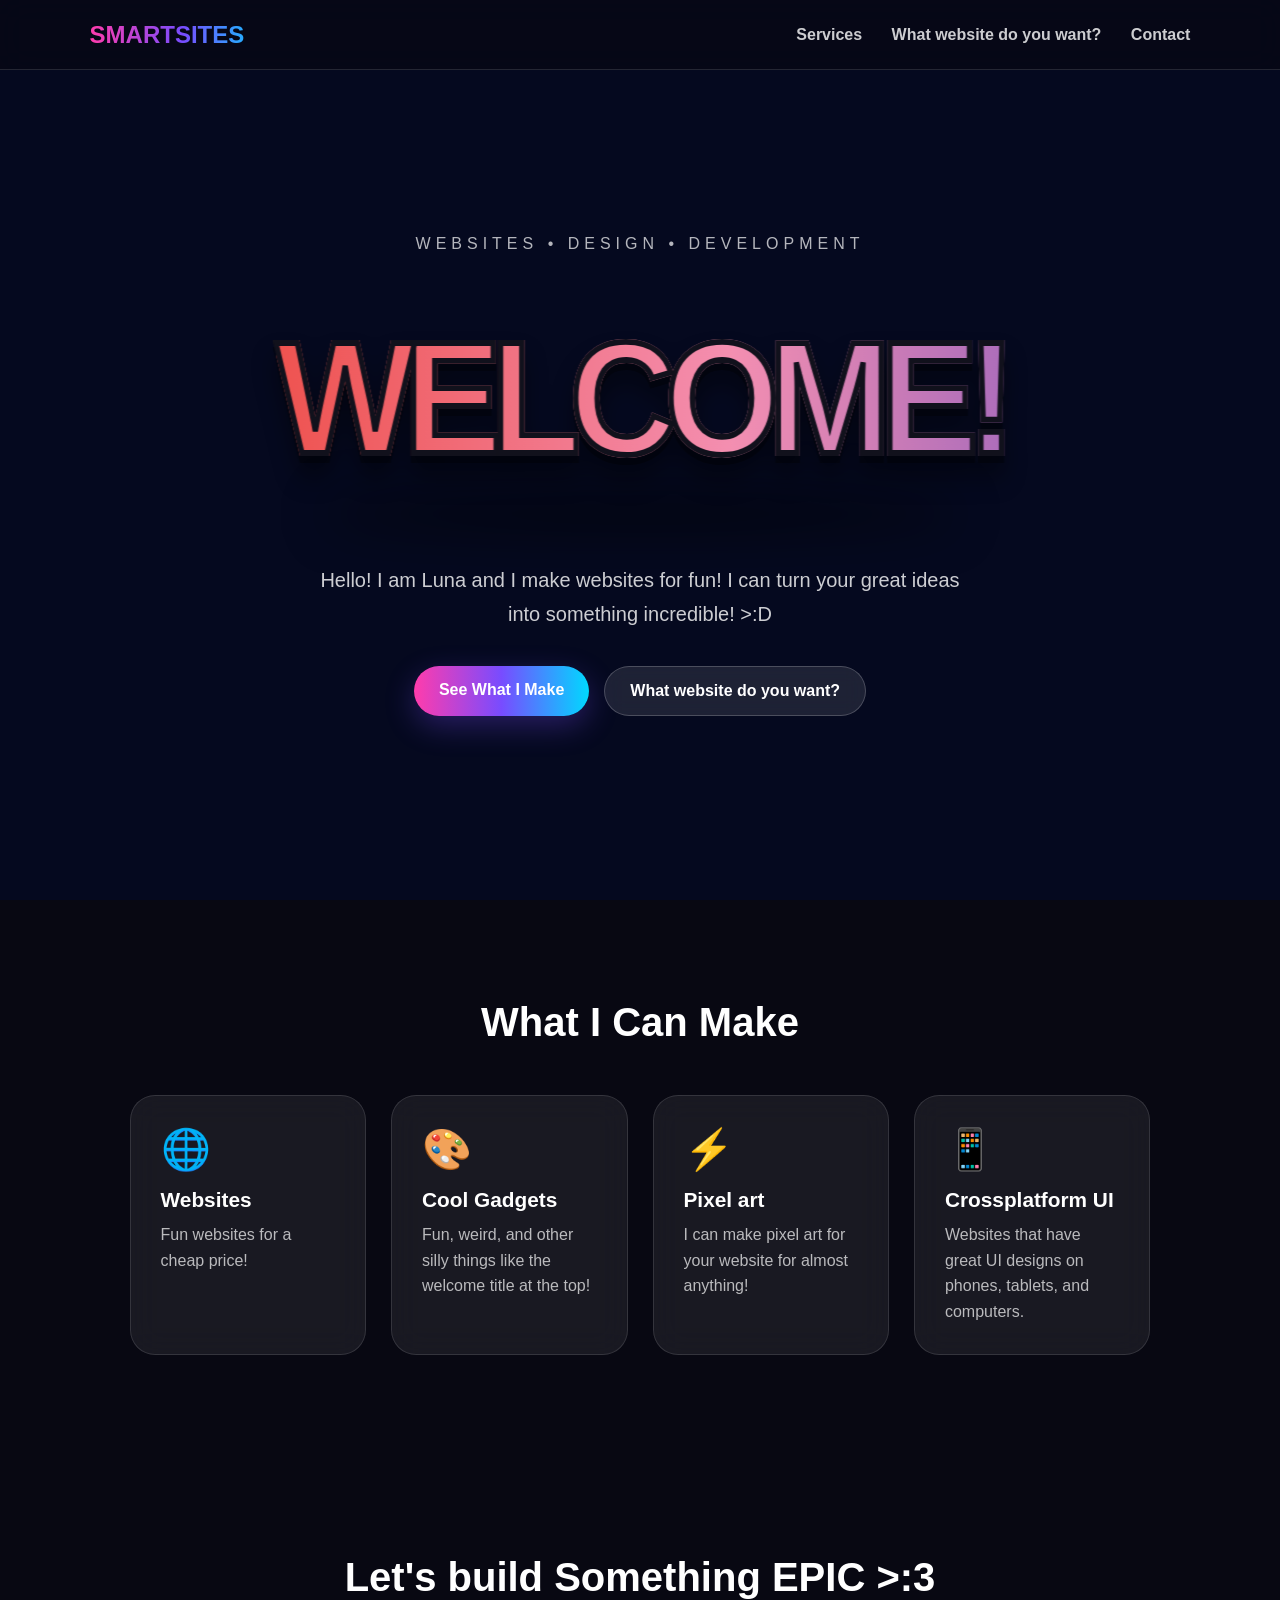
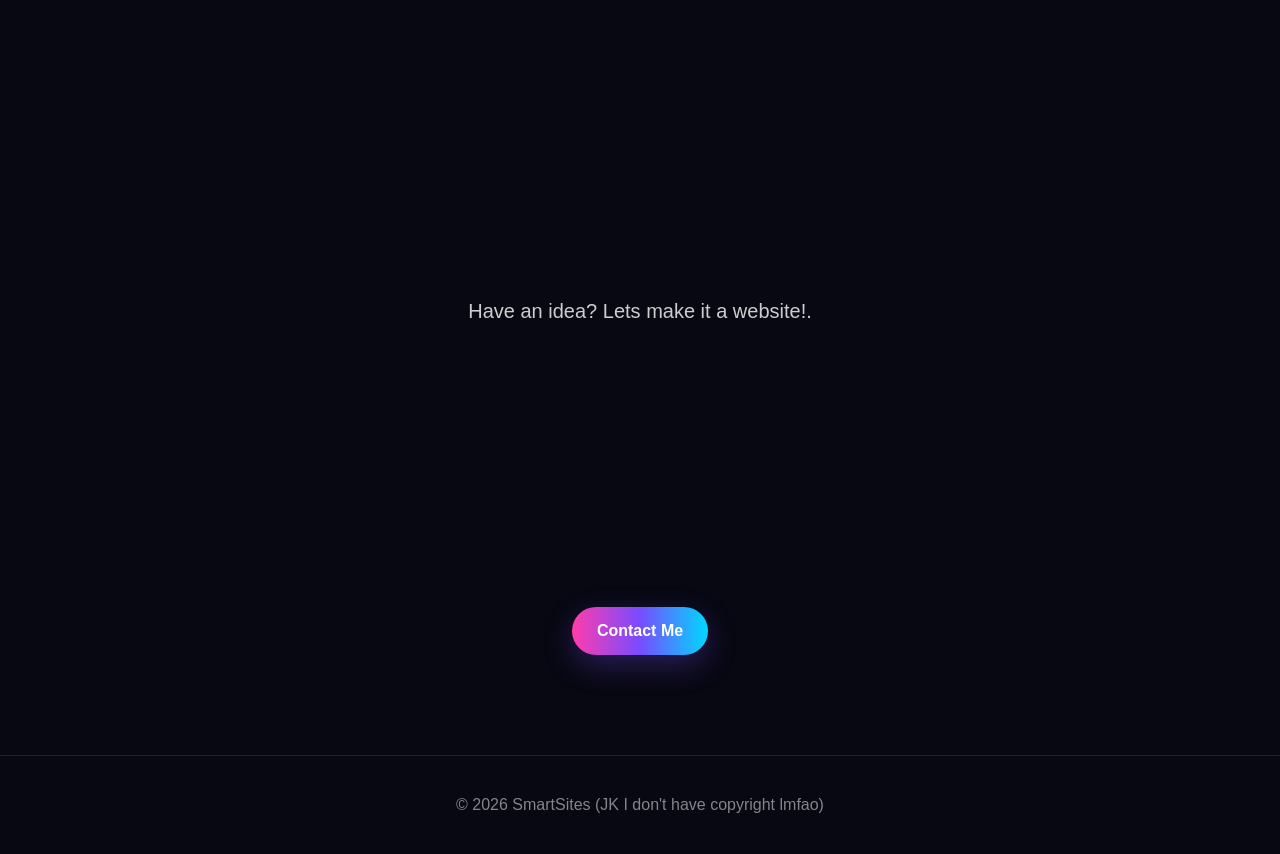
<file: index.html>
<!DOCTYPE html>
<html lang="en">
<head>
<meta charset="UTF-8">
<meta name="viewport" content="width=device-width, initial-scale=1.0">
<title>SmartSites | Website Design</title>
<link rel="stylesheet" href="style.css">
</head>
<body>
<nav>
  <div class="logo">SMARTSITES</div>
  <div>
    <a href="#services">Services</a>
    <a href="quote.html">What website do you want?</a>
    <a href="#contact">Contact</a>
  </div>
</nav>

<main>
<section class="hero" id="home">
  <div class="small-text">Websites • Design • Development</div>

  <div class="welcome-container">
    <div class="welcome-shadow"></div>
    <h1 id="welcome"><span id="welcomeText">WELCOME!</span></h1>
  </div>

  <p class="hero-description">Hello! I am Luna and I make websites for fun! I can turn your great ideas into something incredible! &gt;:D</p>

  <div class="hero-buttons">
    <a class="button primary" href="#services">See What I Make</a>
    <a class="button" href="quote.html">What website do you want?</a>
  </div>
</section>

<section class="services" id="services">
  <h2 class="section-title">What I Can Make</h2>
  <div class="cards">
    <div class="card"><div class="card-icon">🌐</div><h3>Websites</h3><p>Fun websites for a cheap price!</p></div>
    <div class="card"><div class="card-icon">🎨</div><h3>Cool Gadgets</h3><p>Fun, weird, and other silly things like the welcome title at the top!</p></div>
    <div class="card"><div class="card-icon">⚡</div><h3>Pixel art</h3><p>I can make pixel art for your website for almost anything!</p></div>
    <div class="card"><div class="card-icon">📱</div><h3>Crossplatform UI</h3><p>Websites that have great UI designs on phones, tablets, and computers.</p></div>
  </div>
</section>

<section class="services" id="contact">
  <h2 class="section-title">Let's build Something EPIC &gt;:3</h2>
  <p class="hero-description" style="margin:auto;text-align:center">Have an idea? Lets make it a website!.</p>
  <div class="hero-buttons">
    <a class="button primary" href="mailto:you@example.com">Contact Me</a>
  </div>
</section>
</main>

<footer>© 2026 SmartSites (JK I don't have copyright lmfao)</footer>

<script>
const welcome = document.getElementById("welcome");
const welcomeText = document.getElementById("welcomeText");

welcomeText.dataset.text = welcomeText.textContent;

let targetX = 0;
let targetY = 0;
let currentX = 0;
let currentY = 0;

function updateWelcomeInteraction(event) {
  const rect = welcome.getBoundingClientRect();

  const x = Math.max(0, Math.min(100, ((event.clientX - rect.left) / rect.width) * 100));
  const y = Math.max(0, Math.min(100, ((event.clientY - rect.top) / rect.height) * 100));

  welcome.style.setProperty("--shine-x", x + "%");
  welcome.style.setProperty("--shine-y", y + "%");

  // Tilt toward the mouse.
  targetY = ((x - 50) / 50) * 12;
  targetX = ((50 - y) / 50) * 12;
}

welcome.addEventListener("mouseenter", (event) => {
  welcome.classList.add("shining");
  updateWelcomeInteraction(event);
});

welcome.addEventListener("mousemove", updateWelcomeInteraction);

welcome.addEventListener("mouseleave", () => {
  welcome.classList.remove("shining");
  targetX = 0;
  targetY = 0;
  welcome.style.setProperty("--shine-x", "50%");
  welcome.style.setProperty("--shine-y", "50%");
});

function animateWelcome() {
  currentX += (targetX - currentX) * 0.14;
  currentY += (targetY - currentY) * 0.14;

  welcome.style.transform =
    "scaleX(.92) rotateX(" + currentX + "deg) rotateY(" + currentY + "deg)";

  requestAnimationFrame(animateWelcome);
}

animateWelcome();

const contactSection = document.getElementById("contact");

function updateContactCircle() {
  if (!contactSection) return;

  const rect = contactSection.getBoundingClientRect();
  const viewportHeight = window.innerHeight;
  const progress = Math.max(0, Math.min(1,
    (viewportHeight - rect.top) / (viewportHeight + rect.height)
  ));

  const scale = 0.18 + progress * 4.62;
  contactSection.style.setProperty("--contact-circle-scale", scale.toFixed(3));
}

window.addEventListener("scroll", updateContactCircle, { passive: true });
window.addEventListener("resize", updateContactCircle);
updateContactCircle();


// Short, continuously updating cursor trail. Older parts are trimmed
// on every movement, so the trail never waits for the cursor to stop.
(function installInvertingTrail() {
  if (!window.matchMedia("(hover: hover) and (pointer: fine)").matches) return;

  const svg = document.createElementNS("http://www.w3.org/2000/svg", "svg");
  svg.classList.add("cursor-trail-overlay");
  svg.setAttribute("aria-hidden", "true");

  const defs = document.createElementNS("http://www.w3.org/2000/svg", "defs");
  const gradient = document.createElementNS("http://www.w3.org/2000/svg", "linearGradient");
  gradient.id = "cursorTrailFade";
  gradient.setAttribute("gradientUnits", "userSpaceOnUse");
  const startStop = document.createElementNS("http://www.w3.org/2000/svg", "stop");
  startStop.setAttribute("offset", "0%");
  startStop.setAttribute("stop-color", "white");
  startStop.setAttribute("stop-opacity", "1");
  const endStop = document.createElementNS("http://www.w3.org/2000/svg", "stop");
  endStop.setAttribute("offset", "100%");
  endStop.setAttribute("stop-color", "white");
  endStop.setAttribute("stop-opacity", "1");
  gradient.append(startStop, endStop);
  defs.appendChild(gradient);
  svg.appendChild(defs);

  const path = document.createElementNS("http://www.w3.org/2000/svg", "path");
  path.setAttribute("fill", "none");
  path.setAttribute("stroke", "url(#cursorTrailFade)");
  path.setAttribute("stroke-width", "18");
  path.setAttribute("stroke-linecap", "round");
  path.setAttribute("stroke-linejoin", "round");
  svg.appendChild(path);
  document.body.appendChild(svg);

  const points = [];
  const maxLength = 105;

  function updateTrail() {
    if (points.length < 2) {
      path.setAttribute("d", "");
      return;
    }

    // Keep only the newest 105 pixels of the stroke.
    let remaining = maxLength;
    const trimmed = [points[points.length - 1]];

    for (let i = points.length - 2; i >= 0 && remaining > 0; i--) {
      const newer = trimmed[trimmed.length - 1];
      const older = points[i];
      const distance = Math.hypot(newer.x - older.x, newer.y - older.y);

      if (distance <= remaining) {
        trimmed.push(older);
        remaining -= distance;
      } else {
        const ratio = remaining / distance;
        trimmed.push({
          x: newer.x + (older.x - newer.x) * ratio,
          y: newer.y + (older.y - newer.y) * ratio
        });
        remaining = 0;
      }
    }

    trimmed.reverse();
    const first = trimmed[0];
    const last = trimmed[trimmed.length - 1];

    gradient.setAttribute("x1", first.x);
    gradient.setAttribute("y1", first.y);
    gradient.setAttribute("x2", last.x);
    gradient.setAttribute("y2", last.y);

    path.setAttribute("d", trimmed.map((point, index) =>
      (index === 0 ? "M " : "L ") + point.x.toFixed(1) + " " + point.y.toFixed(1)
    ).join(" "));
  }

  let idleTimer;

  function move(event) {
    const samples = typeof event.getCoalescedEvents === "function"
      ? event.getCoalescedEvents()
      : [event];

    for (const sample of (samples.length ? samples : [event])) {
      const point = { x: sample.clientX, y: sample.clientY };
      const last = points[points.length - 1];
      if (!last || Math.hypot(point.x - last.x, point.y - last.y) > 0.5) {
        points.push(point);
      }
    }

    updateTrail();
    clearTimeout(idleTimer);
    idleTimer = setTimeout(clearTrail, 140);
  }

  function clearTrail() {
    clearTimeout(idleTimer);
    points.length = 0;
    path.setAttribute("d", "");
  }

  window.addEventListener("pointermove", move, { passive: true });
  window.addEventListener("pointerleave", clearTrail);
  window.addEventListener("blur", clearTrail);
  document.addEventListener("visibilitychange", () => {
    if (document.hidden) clearTrail();
  });
})();

</script>
</body>
</html>
</file>
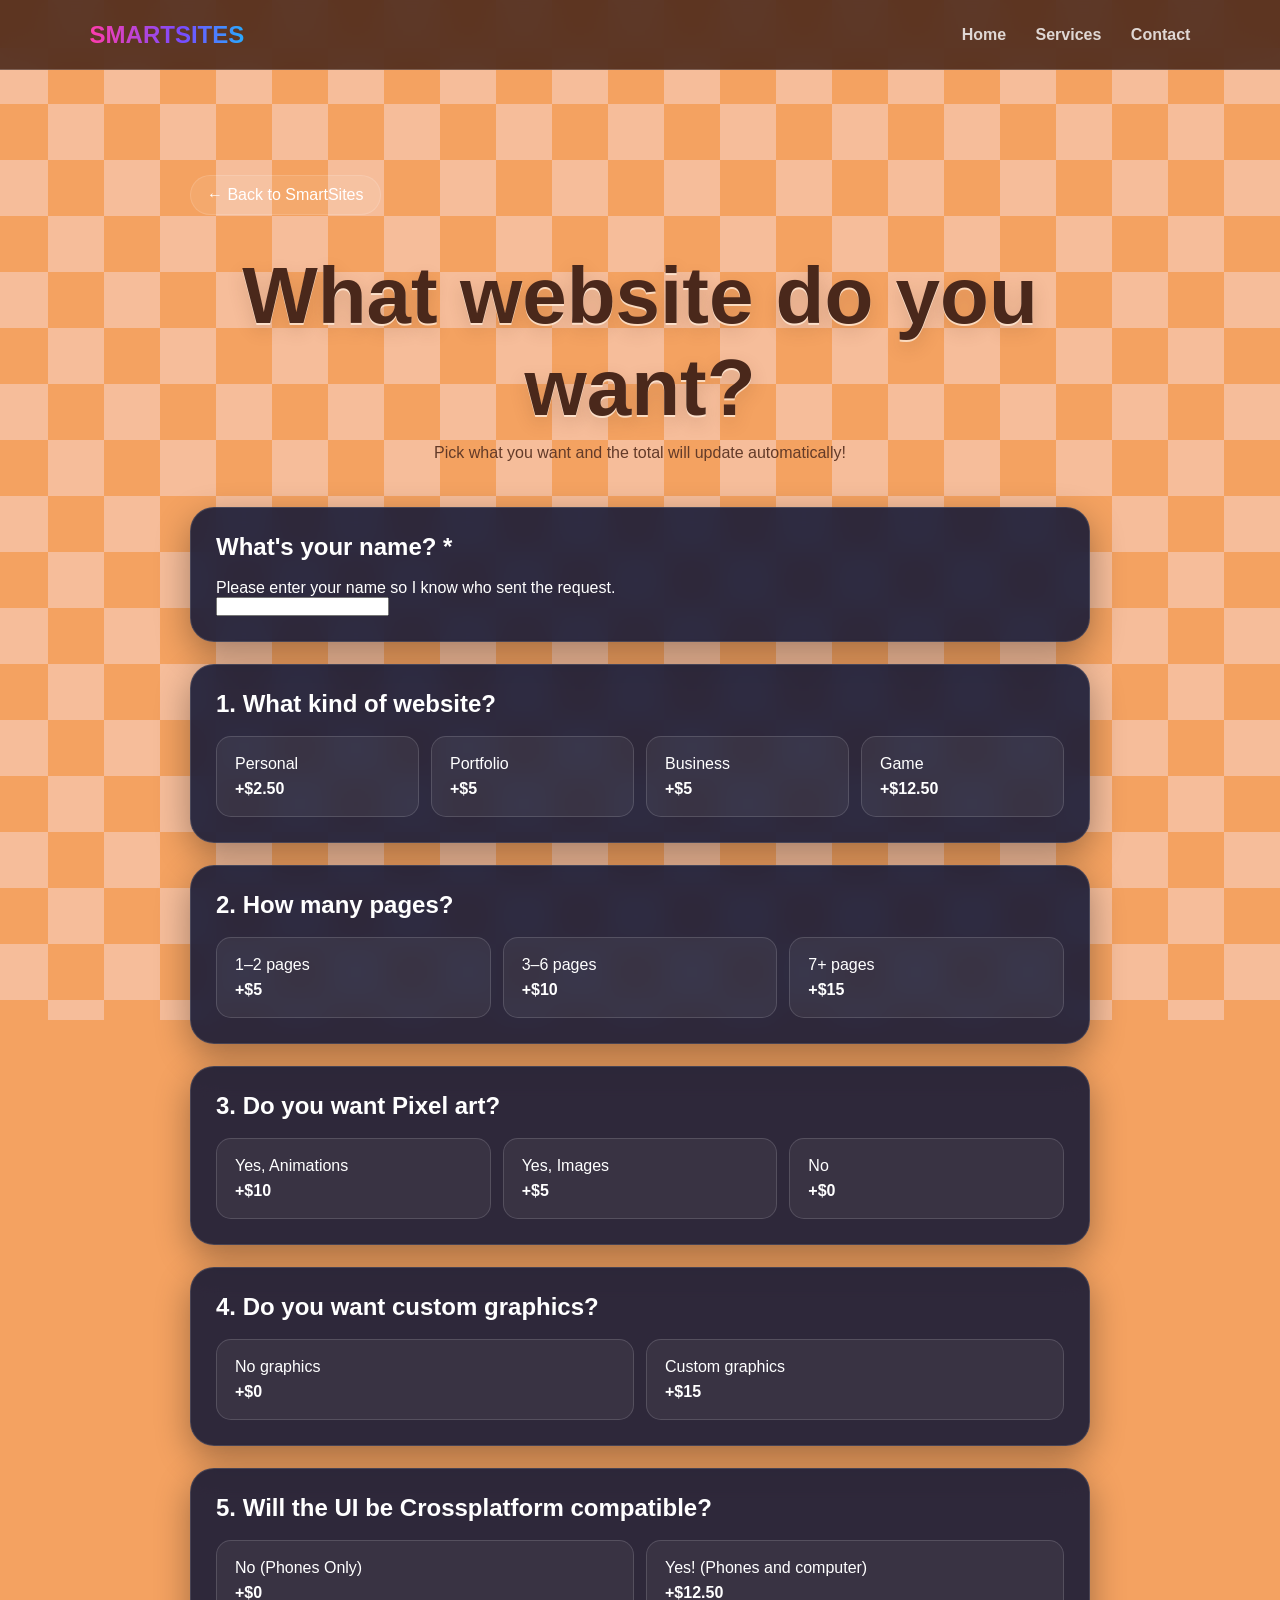
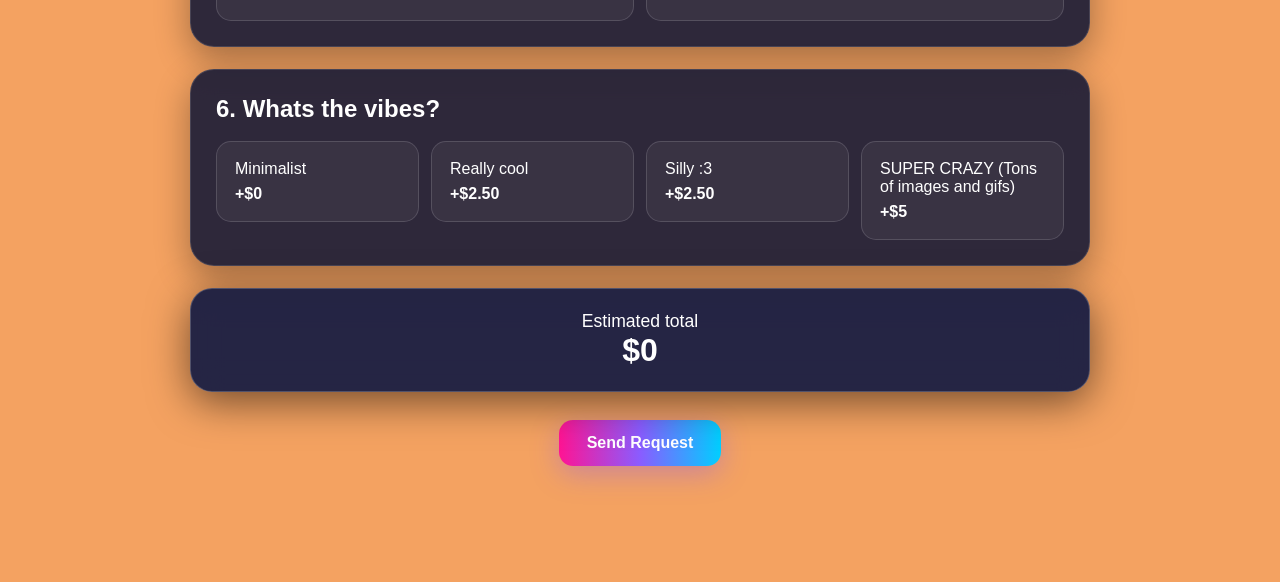
<file: quote.html>
<!DOCTYPE html>
<html lang="en">
<head>
<meta charset="UTF-8">
<meta name="viewport" content="width=device-width, initial-scale=1.0">
<title>SmartSites | What Website Do You Want?</title>
<link rel="stylesheet" href="style.css">
</head>
<body class="quote-standalone">

<nav>
  <div class="logo">SMARTSITES</div>
  <div>
    <a href="index.html">Home</a>
    <a href="index.html#services">Services</a>
    <a href="index.html#contact">Contact</a>
  </div>
</nav>

<main>
<section class="quote-page" id="quote">
<div class="quote-form">

<a class="quote-back" href="index.html">← Back to SmartSites</a>
<h2 class="quote-title">What website do you want?</h2>
<p class="quote-subtitle">Pick what you want and the total will update automatically!</p>

<div class="quote-question quote-name-question">
  <h2><label for="customerName">What's your name? <span aria-hidden="true">*</span></label></h2>
  <p class="quote-name-help">Please enter your name so I know who sent the request.</p>
  <input
    type="text"
    id="customerName"
    name="customerName"
    autocomplete="name"
    maxlength="100"
    placeholder="Enter your name"
    required
    aria-required="true"
  >
</div>

<!-- =========================================================
     EASY QUESTION EDITOR
     
     To ADD a question:
     Copy a whole quote-question block.
     
     To REMOVE a question:
     Delete its whole quote-question block.
     
     PRICE:
     data-price="5" = adds $5
     data-price="0"  = adds $0
     data-price=""   = no price / information only
     ========================================================= -->

<!-- QUESTION 1 -->
<section class="quote-question">
  <h2>1. What kind of website?</h2>
  <div class="quote-choices">

    <div class="quote-choice">
      <input type="radio" name="websiteType" id="personal" data-price="2.50">
      <label for="personal">Personal<span class="quote-price">+$2.50</span></label>
    </div>

    <div class="quote-choice">
      <input type="radio" name="websiteType" id="portfolio" data-price="5">
      <label for="portfolio">Portfolio<span class="quote-price">+$5</span></label>
    </div>

    <div class="quote-choice">
      <input type="radio" name="websiteType" id="business" data-price="5">
      <label for="business">Business<span class="quote-price">+$5</span></label>
    </div>

    <div class="quote-choice">
      <input type="radio" name="websiteType" id="game" data-price="12.50">
      <label for="game">Game<span class="quote-price">+$12.50</span></label>
    </div>

  </div>
</section>

<!-- QUESTION 2 -->
<section class="quote-question">
  <h2>2. How many pages?</h2>
  <div class="quote-choices">

    <div class="quote-choice">
      <input type="radio" name="pages" id="pages1" data-price="5">
      <label for="pages1">1–2 pages<span class="quote-price">+$5</span></label>
    </div>

    <div class="quote-choice">
      <input type="radio" name="pages" id="pages2" data-price="10">
      <label for="pages2">3–6 pages<span class="quote-price">+$10</span></label>
    </div>

    <div class="quote-choice">
      <input type="radio" name="pages" id="pages3" data-price="15">
      <label for="pages3">7+ pages<span class="quote-price">+$15</span></label>
    </div>

  </div>
</section>

<!-- QUESTION 3 -->
<section class="quote-question">
  <h2>3. Do you want Pixel art?</h2>
  <div class="quote-choices">

    <div class="quote-choice">
      <input type="radio" name="pixelArt" id="pixelArtAnimations" data-price="10">
      <label for="pixelArtAnimations">Yes, Animations<span class="quote-price">+$10</span></label>
    </div>

    <div class="quote-choice">
      <input type="radio" name="pixelArt" id="pixelArtImages" data-price="5">
      <label for="pixelArtImages">Yes, Images<span class="quote-price">+$5</span></label>
    </div>

    <div class="quote-choice">
      <input type="radio" name="pixelArt" id="pixelArtNo" data-price="0">
      <label for="pixelArtNo">No<span class="quote-price">+$0</span></label>
    </div>

  </div>
</section>

<!-- QUESTION 4 -->
<section class="quote-question">
  <h2>4. Do you want custom graphics?</h2>
  <div class="quote-choices">

    <div class="quote-choice">
      <input type="radio" name="graphics" id="graphicsNo" data-price="0">
      <label for="graphicsNo">No graphics<span class="quote-price">+$0</span></label>
    </div>

    <div class="quote-choice">
      <input type="radio" name="graphics" id="graphicsYes" data-price="15">
      <label for="graphicsYes">Custom graphics<span class="quote-price">+$15</span></label>
    </div>

  </div>
</section>

<!-- QUESTION 5 -->
<section class="quote-question">
  <h2>5. Will the UI be Crossplatform compatible?</h2>
  <div class="quote-choices">

    <div class="quote-choice">
      <input type="radio" name="mobile" id="mobileNo" data-price="0">
      <label for="mobileNo">No (Phones Only)<span class="quote-price">+$0</span></label>
    </div>

    <div class="quote-choice">
      <input type="radio" name="mobile" id="mobileYes" data-price="12.50">
      <label for="mobileYes">Yes! (Phones and computer)<span class="quote-price">+$12.50</span></label>
    </div>

  </div>
</section>

<!-- QUESTION 6 -->
<section class="quote-question">
  <h2>6. Whats the vibes?</h2>
  <div class="quote-choices">

    <div class="quote-choice">
      <input type="radio" name="fancy" id="fancySimple" data-price="0">
      <label for="fancySimple">Minimalist<span class="quote-price">+$0</span></label>
    </div>

    <div class="quote-choice">
      <input type="radio" name="fancy" id="fancyCool" data-price="2.50">
      <label for="fancyCool">Really cool<span class="quote-price">+$2.50</span></label>
    </div>

    <div class="quote-choice">
      <input type="radio" name="fancy" id="fancySilly" data-price="2.50">
      <label for="fancySilly">Silly :3<span class="quote-price">+$2.50</span></label>
    </div>

    <div class="quote-choice">
      <input type="radio" name="fancy" id="fancyCrazy" data-price="5">
      <label for="fancyCrazy">SUPER CRAZY (Tons of images and gifs)<span class="quote-price">+$5</span></label>
    </div>

  </div>
</section>

<div class="quote-total">
  Estimated total<br>
  <span id="total">$0</span>
</div>

<div class="quote-submit">
  <button type="button" id="sendRequest" class="quote-submit-button">Send Request</button>
  <p id="requestStatus" class="quote-submit-status"></p>
</div>

</div>
</section>
</main>

<script>
function getSelections(){
  const selections = {};

  document.querySelectorAll('#quote .quote-question').forEach(question => {
    const selected = question.querySelector('input:checked');
    if (!selected) return;

    const label = question.querySelector('label[for="' + selected.id + '"]');
    const questionText = question.querySelector('h2')?.textContent.trim() || "Question";
    const answerText = label ? label.textContent.replace(/\+\$[\d,]+$/, "").trim() : selected.id;

    selections[questionText] = answerText;
  });

  return selections;
}

function updateTotal(){
  let total = 0;

  document.querySelectorAll('#quote input:checked').forEach(input => {
    const price = Number(input.dataset.price);

    if (!Number.isNaN(price)) {
      total += price;
    }
  });

  document.getElementById('total').textContent =
    '$' + total.toLocaleString();
}

document.querySelectorAll('#quote input').forEach(input => {
  input.addEventListener('change', updateTotal);
});

function sendRequest(){
  const status = document.getElementById("requestStatus");
  const customerNameInput = document.getElementById("customerName");
  const customerName = customerNameInput.value.trim();

  if (!customerName) {
    status.textContent = "Please enter your name before sending your request.";
    status.className = "quote-submit-status error";
    customerNameInput.focus();
    return;
  }

  const selections = getSelections();

  if (Object.keys(selections).length === 0) {
    status.textContent = "Please choose at least one option first!";
    status.className = "quote-submit-status error";
    return;
  }

  status.textContent = "Request storage is being changed. Your request has not been sent yet.";
  status.className = "quote-submit-status error";
}

document.getElementById("sendRequest").addEventListener("click", sendRequest);

updateTotal();
</script>

<script>
// Short, continuously updating cursor trail. Older parts are trimmed
// on every movement, so the trail never waits for the cursor to stop.
(function installInvertingTrail() {
  if (!window.matchMedia("(hover: hover) and (pointer: fine)").matches) return;

  const svg = document.createElementNS("http://www.w3.org/2000/svg", "svg");
  svg.classList.add("cursor-trail-overlay");
  svg.setAttribute("aria-hidden", "true");

  const defs = document.createElementNS("http://www.w3.org/2000/svg", "defs");
  const gradient = document.createElementNS("http://www.w3.org/2000/svg", "linearGradient");
  gradient.id = "cursorTrailFade";
  gradient.setAttribute("gradientUnits", "userSpaceOnUse");
  const startStop = document.createElementNS("http://www.w3.org/2000/svg", "stop");
  startStop.setAttribute("offset", "0%");
  startStop.setAttribute("stop-color", "white");
  startStop.setAttribute("stop-opacity", "1");
  const endStop = document.createElementNS("http://www.w3.org/2000/svg", "stop");
  endStop.setAttribute("offset", "100%");
  endStop.setAttribute("stop-color", "white");
  endStop.setAttribute("stop-opacity", "1");
  gradient.append(startStop, endStop);
  defs.appendChild(gradient);
  svg.appendChild(defs);

  const path = document.createElementNS("http://www.w3.org/2000/svg", "path");
  path.setAttribute("fill", "none");
  path.setAttribute("stroke", "url(#cursorTrailFade)");
  path.setAttribute("stroke-width", "18");
  path.setAttribute("stroke-linecap", "round");
  path.setAttribute("stroke-linejoin", "round");
  svg.appendChild(path);
  document.body.appendChild(svg);

  const points = [];
  const maxLength = 105;

  function updateTrail() {
    if (points.length < 2) {
      path.setAttribute("d", "");
      return;
    }

    // Keep only the newest 105 pixels of the stroke.
    let remaining = maxLength;
    const trimmed = [points[points.length - 1]];

    for (let i = points.length - 2; i >= 0 && remaining > 0; i--) {
      const newer = trimmed[trimmed.length - 1];
      const older = points[i];
      const distance = Math.hypot(newer.x - older.x, newer.y - older.y);

      if (distance <= remaining) {
        trimmed.push(older);
        remaining -= distance;
      } else {
        const ratio = remaining / distance;
        trimmed.push({
          x: newer.x + (older.x - newer.x) * ratio,
          y: newer.y + (older.y - newer.y) * ratio
        });
        remaining = 0;
      }
    }

    trimmed.reverse();
    const first = trimmed[0];
    const last = trimmed[trimmed.length - 1];

    gradient.setAttribute("x1", first.x);
    gradient.setAttribute("y1", first.y);
    gradient.setAttribute("x2", last.x);
    gradient.setAttribute("y2", last.y);

    path.setAttribute("d", trimmed.map((point, index) =>
      (index === 0 ? "M " : "L ") + point.x.toFixed(1) + " " + point.y.toFixed(1)
    ).join(" "));
  }

  let idleTimer;

  function move(event) {
    const samples = typeof event.getCoalescedEvents === "function"
      ? event.getCoalescedEvents()
      : [event];

    for (const sample of (samples.length ? samples : [event])) {
      const point = { x: sample.clientX, y: sample.clientY };
      const last = points[points.length - 1];
      if (!last || Math.hypot(point.x - last.x, point.y - last.y) > 0.5) {
        points.push(point);
      }
    }

    updateTrail();
    clearTimeout(idleTimer);
    idleTimer = setTimeout(clearTrail, 140);
  }

  function clearTrail() {
    clearTimeout(idleTimer);
    points.length = 0;
    path.setAttribute("d", "");
  }

  window.addEventListener("pointermove", move, { passive: true });
  window.addEventListener("pointerleave", clearTrail);
  window.addEventListener("blur", clearTrail);
  document.addEventListener("visibilitychange", () => {
    if (document.hidden) clearTrail();
  });
})();
</script>
</body>
</html>
</file>
<file: style.css>
*{box-sizing:border-box;margin:0;padding:0}html{scroll-behavior:smooth}body{min-height:100vh;overflow-x:hidden;font-family:Arial,Helvetica,sans-serif;color:#fff;background:radial-gradient(circle at 20% 20%,#ff4fd8 0,transparent 28%),radial-gradient(circle at 80% 30%,#5d7cff 0,transparent 30%),radial-gradient(circle at 50% 100%,#00e5ff 0,transparent 35%),#080812}nav{position:fixed;top:0;left:0;width:100%;height:70px;display:flex;align-items:center;justify-content:space-between;padding:0 7%;z-index:100;background:#08081299;backdrop-filter:blur(15px);border-bottom:1px solid #ffffff1f}.logo{font-size:1.5rem;font-weight:900;background:linear-gradient(90deg,#ff3cac,#784cff,#00d9ff,#40ff9a,#ffe14a,#ff3cac);background-size:300%;-webkit-background-clip:text;color:transparent;animation:rainbow 5s linear infinite}nav a{color:white;text-decoration:none;margin-left:25px;font-weight:bold;opacity:.8;transition:.2s}nav a:hover{opacity:1;color:#61eaff}.hero{min-height:100vh;display:flex;flex-direction:column;align-items:center;justify-content:center;text-align:center;padding:120px 20px 70px;perspective:1200px;position:relative;overflow:hidden;background:#05091f}.hero::before{content:"";position:absolute;inset:0;pointer-events:none;background-image:radial-gradient(circle,#fff 0 1px,transparent 1.5px);background-size:90px 90px;background-position:10px 20px;opacity:.8}.hero>*{position:relative;z-index:2}.small-text{font-size:1rem;letter-spacing:5px;text-transform:uppercase;opacity:.7;margin-bottom:20px}.welcome-container{position:relative;display:flex;justify-content:center;align-items:center;width:min(100%,1100px);min-height:260px}h1{margin:0 0 10px;font-family:Impact,"Arial Black",sans-serif;font-size:clamp(4.5rem,14vw,10rem);font-weight:900;line-height:.82;letter-spacing:-.075em;white-space:nowrap;color:#fff;position:relative;z-index:3;transform-style:preserve-3d;-webkit-text-stroke:clamp(3px,.45vw,7px)#11111c;filter:drop-shadow(0 7px 0 #00000055) drop-shadow(0 18px 12px #00000066);transition:transform .08s ease-out;user-select:none}#welcomeText{position:relative;display:inline-block;color:transparent;-webkit-text-fill-color:transparent;background:linear-gradient(to right,#ef5350,#f48fb1,#7e57c2,#2196f3,#26c6da,#43a047,#eeff41,#f9a825,#ff5722);background-size:500%;background-clip:text;-webkit-background-clip:text;animation:rainbow 7s linear infinite}#welcomeText::after{content:attr(data-text);position:absolute;inset:0;color:transparent;-webkit-text-fill-color:transparent;-webkit-text-stroke:0;background:linear-gradient(135deg,transparent 36%,transparent 44%,rgba(255,255,255,.98) 49%,rgba(255,255,255,.98) 51%,transparent 56%,transparent 64%);background-size:220% 220%;background-position:var(--shine-x,50%) var(--shine-y,50%);background-clip:text;-webkit-background-clip:text;opacity:0;pointer-events:none;transition:opacity .06s linear}#welcome.shining #welcomeText::after{opacity:1}.welcome-shadow{position:absolute;width:65%;height:38px;bottom:0;background:#00000080;filter:blur(25px);border-radius:50%;transform:scaleX(.9)}.hero-description{max-width:650px;margin-top:30px;font-size:1.25rem;line-height:1.7;color:#ffffffcc}.hero-buttons{display:flex;gap:15px;margin-top:35px;flex-wrap:wrap;justify-content:center}.button{padding:15px 25px;border-radius:999px;color:white;text-decoration:none;font-weight:bold;border:1px solid #ffffff33;background:#ffffff1a;backdrop-filter:blur(10px);transition:.25s}.button.primary{background:linear-gradient(90deg,#ff3cac,#784cff,#00d9ff);border:none;box-shadow:0 10px 30px #784cff4d}.button:hover{transform:translateY(-4px) scale(1.03)}.services{padding:100px 7%;max-width:1200px;margin:auto}.section-title{text-align:center;font-size:2.5rem;margin-bottom:50px}.cards{display:grid;grid-template-columns:repeat(auto-fit,minmax(220px,1fr));gap:25px}.card{padding:30px;border-radius:25px;background:#ffffff12;border:1px solid #ffffff1f;backdrop-filter:blur(15px);transition:.3s}.card:hover{transform:translateY(-8px);background:#ffffff1c;border-color:#ffffff4d}.card-icon{font-size:2.5rem;margin-bottom:15px}.card h3{margin-bottom:10px;font-size:1.3rem}.card p{line-height:1.6;color:#ffffffb3}footer{text-align:center;padding:40px 20px;color:#ffffff80;border-top:1px solid #ffffff1a}.quote-page{padding:110px 20px 80px;min-height:100vh;background:#05091f}.quote-form{width:min(900px,100%);margin:auto}.quote-title{text-align:center;font-size:clamp(2.5rem,7vw,5rem);margin:20px 0 10px;background:linear-gradient(90deg,#ef5350,#f48fb1,#7e57c2,#2196f3,#26c6da,#43a047,#eeff41,#f9a825,#ff5722);background-size:500%;-webkit-background-clip:text;background-clip:text;color:transparent;animation:rainbow 7s linear infinite}.quote-subtitle{text-align:center;color:#ffffffbb;margin-bottom:45px}.quote-question{background:#ffffff12;border:1px solid #ffffff25;border-radius:24px;padding:25px;margin-bottom:22px;backdrop-filter:blur(12px)}.quote-question h2{margin:0 0 18px}.quote-choices{display:grid;grid-template-columns:repeat(auto-fit,minmax(180px,1fr));gap:12px}.quote-choice{position:relative}.quote-choice input{position:absolute;opacity:0}.quote-choice label{display:block;padding:18px;border:1px solid #ffffff25;border-radius:15px;background:#ffffff0d;cursor:pointer;transition:.2s}.quote-choice label:hover{transform:translateY(-2px);background:#ffffff18}.quote-choice input:checked+label{background:linear-gradient(135deg,#784cff55,#00d9ff33);border-color:#fff;box-shadow:0 0 20px #784cff44}.quote-price{display:block;margin-top:7px;font-weight:bold;color:#61eaff}.quote-total{position:sticky;bottom:15px;background:#10132df2;border:1px solid #ffffff35;border-radius:22px;padding:22px;text-align:center;box-shadow:0 10px 40px #0008;backdrop-filter:blur(15px);font-size:1.1rem}.quote-total span{font-size:2rem;font-weight:900}.quote-home{display:block;text-align:center;color:#fff;margin-top:20px;text-decoration:none;opacity:.8}.quote-home:hover{opacity:1}@keyframes rainbow{0%{background-position:0 50%}100%{background-position:500% 50%}}@media(max-width:600px){nav{padding:0 20px}nav div:last-child{display:none}h1{font-size:clamp(3.8rem,18vw,6rem);letter-spacing:-.08em;-webkit-text-stroke:3px #11111c}.welcome-container{min-height:180px}.hero-description{font-size:1rem}.services{padding:70px 20px}.section-title{font-size:2rem}.quote-page{padding:100px 15px 60px}}

.quote-page{display:none;min-height:100vh;padding:100px 20px 80px;position:relative;overflow:hidden;background:radial-gradient(circle at 20% 15%,#6b4bb533 0,transparent 25%),radial-gradient(circle at 80% 75%,#2878a833 0,transparent 28%),#080b24}.quote-page:before{content:"";position:absolute;inset:0;pointer-events:none;opacity:.65;background-image:radial-gradient(circle,#fff 0 1px,transparent 1.5px),radial-gradient(circle,#b8d9ff 0 1px,transparent 1.5px);background-size:95px 95px,157px 157px;background-position:12px 25px,55px 80px}.quote-page>*{position:relative;z-index:2}.quote-back{display:inline-block;color:#fff;text-decoration:none;margin-bottom:15px;padding:10px 16px;border-radius:999px;background:#ffffff12;border:1px solid #ffffff22;transition:.2s}.quote-back:hover{background:#ffffff22;transform:translateY(-2px)}.quote-question{background:#101535dd;border-color:#ffffff22;box-shadow:0 12px 35px #0005}.quote-total{background:#151b42ed;box-shadow:0 10px 40px #0008}.quote-mode nav,.quote-mode main>.hero,.quote-mode main>.services,.quote-mode footer{display:none}.quote-mode .quote-page{display:block}.quote-mode{background:#080b24}

.quote-mode .quote-page{display:block;position:fixed;inset:0;z-index:200;overflow-y:auto;overflow-x:hidden;min-height:100vh;width:100%;}
.quote-mode .quote-page .quote-form{padding-bottom:40px;}


/* Standalone quote page */
body.quote-standalone{
  min-height:100vh;
  background:#050718;
  overflow-x:hidden;
}
body.quote-standalone::before,
body.quote-standalone::after{
  content:"";
  position:fixed;
  inset:0;
  pointer-events:none;
  z-index:0;
}
body.quote-standalone::before{
  background:
    radial-gradient(circle at 15% 20%,rgba(126,87,194,.32) 0,transparent 22%),
    radial-gradient(circle at 82% 25%,rgba(33,150,243,.28) 0,transparent 24%),
    radial-gradient(circle at 55% 90%,rgba(236,72,153,.2) 0,transparent 26%),
    radial-gradient(circle at 75% 75%,rgba(38,198,218,.16) 0,transparent 20%);
}
body.quote-standalone::after{
  opacity:.75;
  background-image:
    radial-gradient(circle,#fff 0 1px,transparent 1.5px),
    radial-gradient(circle,#b8d9ff 0 .8px,transparent 1.4px),
    radial-gradient(circle,#fff 0 .7px,transparent 1.3px);
  background-size:83px 83px,137px 137px,211px 211px;
  background-position:12px 20px,48px 70px,90px 10px;
}
body.quote-standalone nav,
body.quote-standalone main{
  position:relative;
  z-index:2;
}
body.quote-standalone .quote-page{
  display:block;
  position:relative;
  min-height:100vh;
  padding-top:105px;
  background:transparent;
}
body.quote-standalone .quote-page:before{
  opacity:.28;
}
body.quote-standalone .quote-back{
  background:#ffffff14;
}

/* Animated galaxy background inspired by the linked reference */
body.quote-standalone{
  background:#02030d;
  position:relative;
}
body.quote-standalone::before{
  z-index:0;
  background:
    radial-gradient(ellipse at 50% 55%, rgba(115,70,255,.22), transparent 38%),
    radial-gradient(ellipse at 20% 30%, rgba(0,180,255,.18), transparent 30%),
    radial-gradient(ellipse at 80% 70%, rgba(255,45,190,.16), transparent 30%),
    linear-gradient(180deg,#01020a 0%,#05051a 55%,#01020a 100%);
  animation: galaxyGlow 10s ease-in-out infinite alternate;
}
body.quote-standalone::after{
  z-index:1;
  opacity:.9;
  background-image:
    radial-gradient(circle,rgba(255,255,255,.95) 0 1px,transparent 1.6px),
    radial-gradient(circle,rgba(180,210,255,.8) 0 .8px,transparent 1.5px),
    radial-gradient(circle,rgba(255,255,255,.7) 0 .6px,transparent 1.3px);
  background-size:73px 73px,121px 121px,197px 197px;
  background-position:8px 15px,42px 70px,91px 31px;
  animation: starDrift 45s linear infinite;
}
body.quote-standalone main{
  z-index:3;
}
body.quote-standalone nav{
  background:rgba(2,3,13,.62);
  border-bottom-color:rgba(255,255,255,.12);
}
body.quote-standalone .quote-page{
  background:
    radial-gradient(ellipse at 50% 45%,rgba(111,67,255,.12),transparent 42%),
    transparent;
}
body.quote-standalone .quote-page::after{
  content:"";
  position:absolute;
  left:-20%;
  right:-20%;
  top:45%;
  height:35%;
  pointer-events:none;
  background:linear-gradient(90deg,transparent,rgba(96,68,255,.12),rgba(0,220,255,.09),rgba(255,70,210,.1),transparent);
  filter:blur(45px);
  transform:rotate(-8deg);
  animation: galaxyBand 14s ease-in-out infinite alternate;
}
@keyframes galaxyGlow{
  from{filter:hue-rotate(0deg) scale(1)}
  to{filter:hue-rotate(18deg) scale(1.06)}
}
@keyframes starDrift{
  from{background-position:8px 15px,42px 70px,91px 31px}
  to{background-position:78px 95px,142px 10px,21px 131px}
}
@keyframes galaxyBand{
  from{transform:translateX(-4%) rotate(-8deg) scale(1)}
  to{transform:translateX(4%) rotate(-5deg) scale(1.08)}
}


/* Google Sheets request button */
.quote-submit{
  margin-top:28px;
  text-align:center;
}

.quote-submit-button{
  border:0;
  border-radius:14px;
  padding:14px 28px;
  font-size:1rem;
  font-weight:800;
  color:#fff;
  cursor:pointer;
  background:linear-gradient(90deg,#ff1493,#8a5cff,#00cfff);
  box-shadow:0 8px 28px rgba(130,80,255,.35);
  transition:transform .2s ease,box-shadow .2s ease,opacity .2s ease;
}

.quote-submit-button:hover{
  transform:translateY(-2px) scale(1.02);
  box-shadow:0 12px 34px rgba(130,80,255,.5);
}

.quote-submit-button:disabled{
  opacity:.65;
  cursor:wait;
  transform:none;
}

.quote-submit-status{
  min-height:24px;
  margin:12px 0 0;
  font-weight:700;
}

.quote-submit-status.success{
  color:#8fffc1;
}

.quote-submit-status.error{
  color:#ff9bbf;
}


/* Scroll-growing glow circle behind the final call-to-action */
#contact{
  position:relative;
  isolation:isolate;
  overflow:hidden;
  min-height:100vh;
  display:flex;
  flex-direction:column;
  align-items:center;
  justify-content:center;
}
#contact::before{
  content:"";
  position:absolute;
  z-index:-1;
  left:50%;
  top:50%;
  width:340px;
  aspect-ratio:1;
  border-radius:50%;
  transform:translate(-50%,-50%) scale(.18);
  transform-origin:center;
  background:
    radial-gradient(circle at 35% 30%,rgba(0,225,255,.8),transparent 35%),
    radial-gradient(circle at 68% 68%,rgba(255,55,205,.8),transparent 42%),
    radial-gradient(circle,rgba(111,67,255,.52) 0%,rgba(69,42,170,.28) 48%,rgba(20,15,65,.04) 72%,transparent 74%);
  border:1px solid rgba(180,160,255,.35);
  box-shadow:0 0 65px rgba(111,67,255,.28),inset 0 0 55px rgba(0,210,255,.12);
  filter:blur(.2px);
}
@supports (animation-timeline:view()){
  #contact::before{
    animation:contactCircleGrow linear both;
    animation-timeline:view(block);
    animation-range:entry 0% exit 100%;
  }
}
@keyframes contactCircleGrow{
  from{transform:translate(-50%,-50%) scale(.18);opacity:.45}
  to{transform:translate(-50%,-50%) scale(4.8);opacity:1}
}
#contact .section-title,
#contact .hero-description,
#contact .hero-buttons{
  position:relative;
  z-index:1;
}
@media(max-width:600px){
  #contact{min-height:85vh;padding:80px 20px}
  #contact::before{width:280px}
}


/* Reliable scroll-driven circle scaling (works without scroll-timeline support) */
#contact::before{
  animation:none !important;
  transform:translate(-50%,-50%) scale(var(--contact-circle-scale,.18));
  transition:transform .04s linear;
}


/* Smooth color-inverting cursor pen stroke */
.cursor-trail-canvas{
  position:fixed;
  inset:0;
  display:block;
  width:100vw;
  height:100vh;
  pointer-events:none;
  z-index:2147483647;
  background:transparent;
  mix-blend-mode:difference;
}
@media (hover:none),(pointer:coarse){
  .cursor-trail-canvas{display:none}
}


/* Background reset: remove the old galaxy, star, and scroll-glow effects. */
body{
  background:#080812;
}
.hero{
  background:#05091f;
}
.hero::before{
  display:none;
}
#contact::before{
  display:none;
}
body.quote-standalone{
  background:#f4a261;
  color:#3b2118;
}
body.quote-standalone::before{
  display:none;
}
body.quote-standalone::after{
  content:"";
  position:fixed;
  inset:-120px;
  z-index:0;
  pointer-events:none;
  opacity:1;
  background-color:#f4a261;
  background-image:
    conic-gradient(#f6bd9a 25%,transparent 0 50%,#f6bd9a 0 75%,transparent 0);
  background-size:112px 112px;
  background-position:0 0;
  animation:peachCheckerDrift 2.8s linear infinite;
}
body.quote-standalone nav{
  background:rgba(72,38,24,.88);
  border-bottom-color:rgba(255,255,255,.2);
}
body.quote-standalone main{
  position:relative;
  z-index:2;
}
body.quote-standalone .quote-page{
  background:transparent;
}
body.quote-standalone .quote-page::before,
body.quote-standalone .quote-page::after{
  display:none;
}
@keyframes peachCheckerDrift{
  from{background-position:0 0}
  to{background-position:112px 112px}
}


/* Warm, non-rainbow heading for the peach checker quote page */
body.quote-standalone .quote-title{
  color:#4a281b;
  background:none;
  background-image:none;
  -webkit-background-clip:initial;
  background-clip:initial;
  -webkit-text-fill-color:#4a281b;
  animation:none;
  text-shadow:0 2px 0 rgba(255,235,216,.75),0 7px 18px rgba(92,48,25,.16);
}
body.quote-standalone .quote-subtitle{
  color:#633b29;
}


/* Force the quote-page heading to match the peach checkerboard, never rainbow. */
body.quote-standalone .quote-page h2.quote-title{
  color:#4a281b !important;
  background:transparent !important;
  background-image:none !important;
  -webkit-background-clip:border-box !important;
  background-clip:border-box !important;
  -webkit-text-fill-color:#4a281b !important;
  animation:none !important;
  text-shadow:0 2px 0 rgba(255,235,216,.8),0 7px 18px rgba(92,48,25,.18) !important;
}
body.quote-standalone .quote-page .quote-subtitle{
  color:#633b29 !important;
}

/* SVG pen stroke blends against the page beneath it to invert every pixel touched. */
.cursor-trail-overlay{
  position:fixed !important;
  inset:0 !important;
  width:100vw !important;
  height:100vh !important;
  z-index:2147483647 !important;
  display:block !important;
  overflow:visible !important;
  pointer-events:none !important;
  mix-blend-mode:difference !important;
  isolation:auto !important;
}
.cursor-trail-overlay path{
  opacity:1 !important;
}
@media (hover:none),(pointer:coarse){
  .cursor-trail-overlay{display:none !important}
}


/* Make only the question headings inside the blue quote boxes white. */
body.quote-standalone .quote-page .quote-question > h2,
body.quote-standalone .quote-page .quote-question > h2 label{
  color:#fff !important;
  -webkit-text-fill-color:#fff !important;
  background:none !important;
  background-image:none !important;
}


/* Keep every bit of text inside the blue question cards white. */
body.quote-standalone .quote-page .quote-question,
body.quote-standalone .quote-page .quote-question *{
  color:#fff !important;
  -webkit-text-fill-color:#fff !important;
}


/* Make the estimated total box text white without changing any text sizes. */
body.quote-standalone .quote-page .quote-total,
body.quote-standalone .quote-page .quote-total *{
  color:#fff !important;
  -webkit-text-fill-color:#fff !important;
}
</file>
